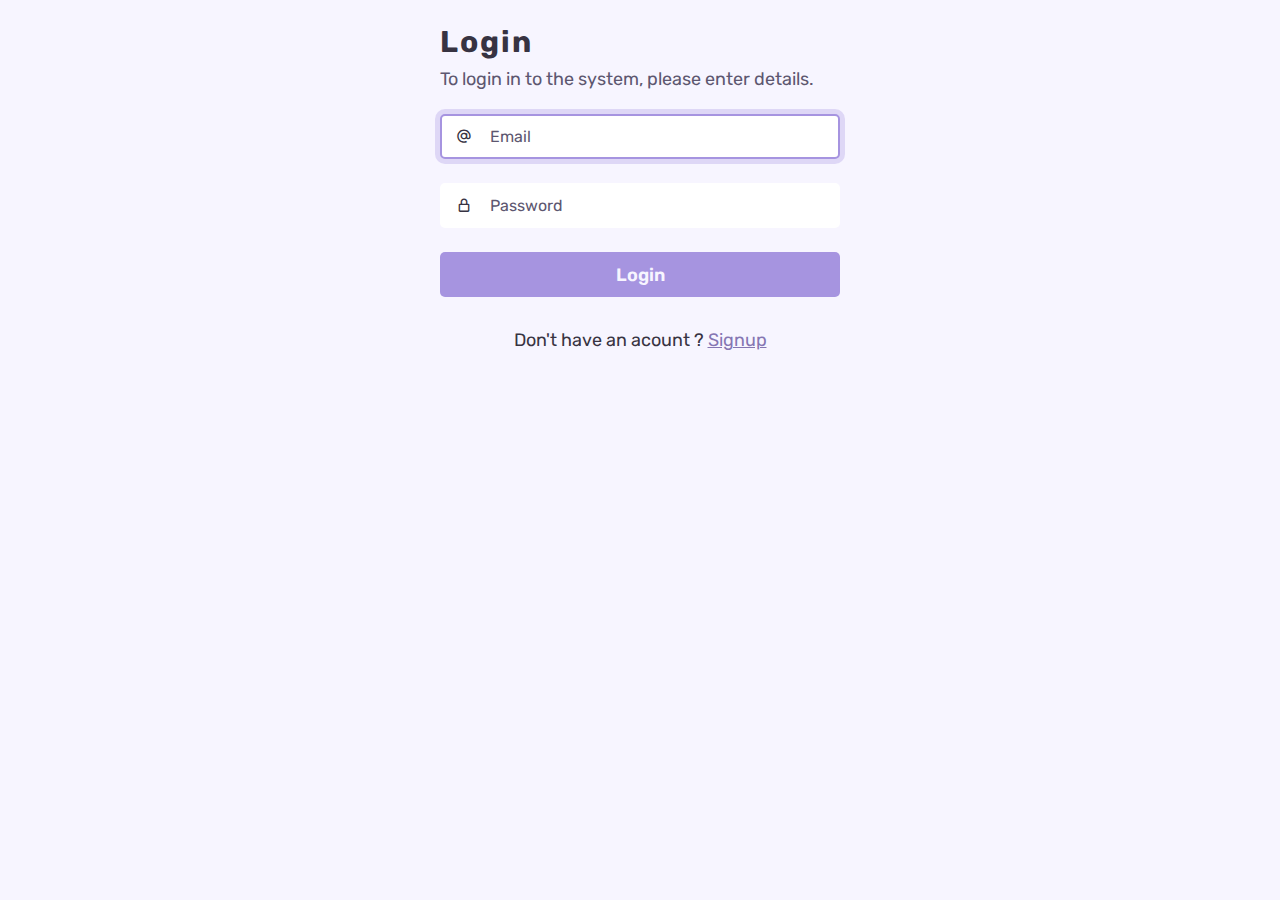
<file: login.html>
<!DOCTYPE html>
<html lang="en">

<head>
  <meta charset="UTF-8">
  <meta name="viewport" content="width=device-width, initial-scale=1.0">
  <title>User Management</title>

  <!--=============== FAVICON ===============-->
  <link rel="shortcut icon" href="images/favicon.png" type="image/x-icon">

  <!--=============== BOXICONS ===============-->
  <link href='https://unpkg.com/boxicons@2.1.4/css/boxicons.min.css' rel='stylesheet'>

  <!--=============== CSS ===============-->
  <link rel="stylesheet" href="css/style.css">
</head>

<body>
  <!--==================== LOGIN ====================-->
  <section class="login section">
    <div class="login-container container">
      <div class="login-data">
        <h2 class="section-title">Login</h2>
        <p class="section-subtitle">To login in to the system, please enter details.</p>
      </div>

      <div class="form grid">
        <!-- email -->
        <div class="input-group">
          <i class='bx bx-at input-icon'></i>
          <input type="email" id="email" class="form-input" name="email" placeholder="Email"
            oninput="isFieldsEmpty(this)" autofocus required>
        </div>
        <!-- password -->
        <div class="input-group">
          <i class='bx bx-lock-alt input-icon'></i>
          <input type="password" id="password" class="form-input" name="password" placeholder="Password"
            oninput="isFieldsEmpty(this)" required>
        </div>
        <!-- login button -->
        <button class="btn form-btn" id="login-btn" onclick="login()">
          Login
        </button>
      </div>

      <div class="link">
        Don't have an acount ? <a href="/signup.html">Signup</a>
      </div>

      <div class="msg-container hide-element" id="error">
        <i class='bx bx-error error-logo'></i>
        <span class="error-text"></span>
      </div>

      <div class=" msg-container hide-element" id="success">
        <i class='bx bx-check-square success-logo'></i>
        <span class="success-text"></span>
      </div>
    </div>
  </section>

  <!--==================== USERS TABLE ====================-->
  <section class="users section hide-element">
    <div class="users-container container">
      <div class="users-data">
        <h2 class="section-title" id="users-title"></h2>
        <p class="section-subtitle" id="users-subtitle"></p>
      </div>

      <div class="table-container">
        <table class="users-table">
          <thead>
            <tr>
              <th>First</th>
              <th>Last</th>
              <th>Email</th>
              <th>Password</th>
            </tr>
          </thead>
          <tbody class="users-details"></tbody>
        </table>
      </div>
    </div>
  </section>

  <!--=============== JS FILE ===============-->
  <script type="module" src="js/login.js"></script>
</body>

</html>
</file>
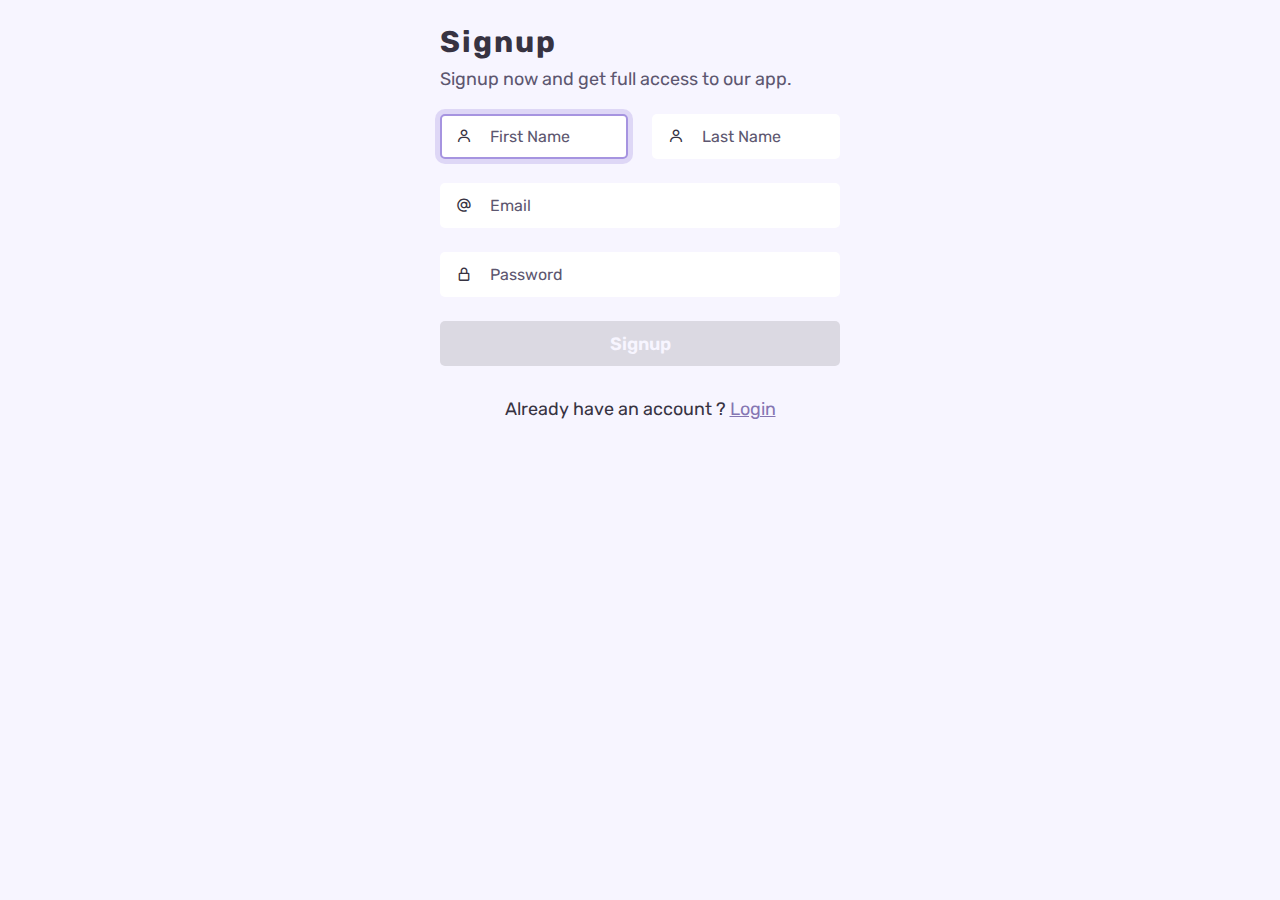
<file: signup.html>
<!DOCTYPE html>
<html lang="en">

<head>
  <meta charset="UTF-8">
  <meta name="viewport" content="width=device-width, initial-scale=1.0">
  <title>User Management</title>

  <!--=============== FAVICON ===============-->
  <link rel="shortcut icon" href="images/favicon.png" type="image/x-icon">

  <!--=============== BOXICONS ===============-->
  <link href='https://unpkg.com/boxicons@2.1.4/css/boxicons.min.css' rel='stylesheet'>

  <!--=============== CSS ===============-->
  <link rel="stylesheet" href="css/style.css">
</head>

<body>
  <!--==================== SIGN UP ====================-->
  <section class="signup section">
    <div class="signup-container container">
      <div class="signup-data">
        <h2 class="section-title">Signup</h2>
        <p class="section-subtitle">
          Signup now and get full access to our app.
        </p>
      </div>

      <div class="form grid">
        <div class="fullname-container grid">
          <!-- first-name -->
          <div class="input-group">
            <i class='bx bx-user input-icon'></i>
            <input type="text" class="form-input" id="first-name" name="name" placeholder="First Name"
              oninput="validateName(this)" autofocus required>
          </div>
          <!-- last name -->
          <div class="input-group">
            <i class='bx bx-user input-icon'></i>
            <input type="text" class="form-input" id="last-name" name="name" placeholder="Last Name"
              oninput="validateName(this)" required>
          </div>
        </div>
        <!-- email -->
        <div class="input-group">
          <i class='bx bx-at input-icon'></i>
          <input type="email" id="email" class="form-input" name="email" placeholder="Email"
            oninput="validateEmail(this)" required>
        </div>
        <!-- password -->
        <div class="input-group">
          <i class='bx bx-lock-alt input-icon'></i>
          <input type="password" id="password" class="form-input" name="password" placeholder="Password"
            oninput="validatePassword(this)" required>
        </div>

        <button class="btn form-btn" onclick="signup()" disabled>
          Signup
        </button>
      </div>

      <div class="link">
        Already have an account ? <a href="/login.html">Login</a>
      </div>

      <div class="msg-container hide-element" id="error">
        <i class='bx bx-error error-logo'></i>
        <span class="error-text"></span>
      </div>

      <div class=" msg-container hide-element" id="success">
        <i class='bx bx-check-square success-logo'></i>
        <span class="success-text"></span>
      </div>
    </div>
  </section>

  <!--=============== JS FILE ===============-->
  <script type="module" src="js/signup.js"></script>
</body>

</html>
</file>
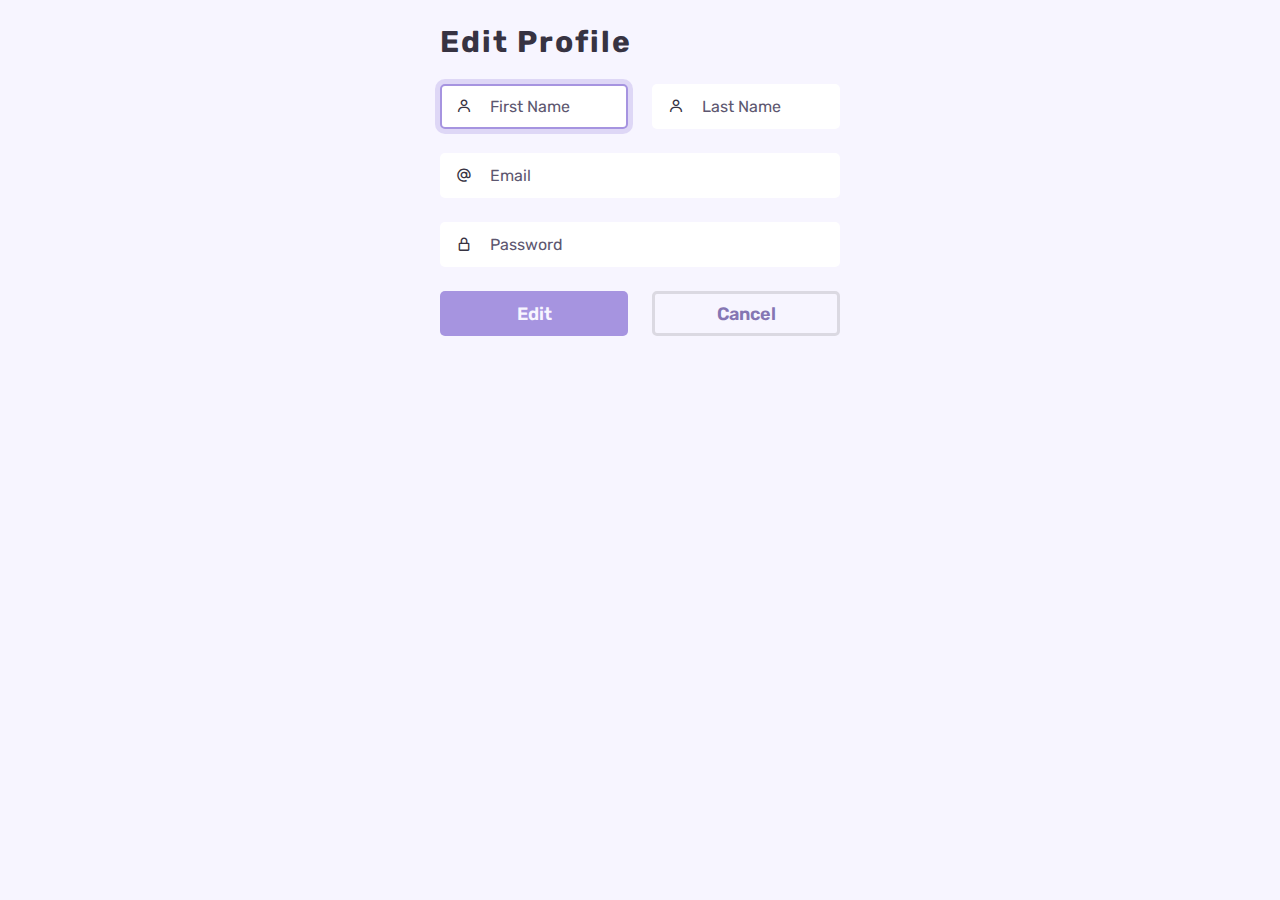
<file: updateProfile.html>
<!DOCTYPE html>
<html lang="en">

<head>
  <meta charset="UTF-8">
  <meta name="viewport" content="width=device-width, initial-scale=1.0">
  <title>User Management</title>

  <!--=============== FAVICON ===============-->
  <link rel="shortcut icon" href="images/favicon.png" type="image/x-icon">

  <!--=============== BOXICONS ===============-->
  <link href='https://unpkg.com/boxicons@2.1.4/css/boxicons.min.css' rel='stylesheet'>

  <!--=============== CSS ===============-->
  <link rel="stylesheet" href="css/style.css">
</head>

<body>
  <!--==================== EDIT PROFILE ====================-->
  <section class="edit section">
    <div class="edit-container container">
      <div class="login-data">
        <h2 class="section-title edit-title">Edit Profile</h2>
      </div>

      <div class="form grid">
        <div class="fullname-container grid">
          <!-- first-name -->
          <div class="input-group">
            <i class='bx bx-user input-icon'></i>
            <input type="text" class="form-input" id="first-name" placeholder="First Name" oninput="validateName(this)"
              autofocus>
          </div>

          <!-- last name -->
          <div class="input-group">
            <i class='bx bx-user input-icon'></i>
            <input type="text" class="form-input" id="last-name" placeholder="Last Name" oninput="validateName(this)">
          </div>
        </div>

        <!-- email -->
        <div class="input-group">
          <i class='bx bx-at input-icon'></i>
          <input type="email" id="email" class="form-input" placeholder="Email" oninput="validateEmail(this)">
        </div>

        <!-- password -->
        <div class="input-group">
          <i class='bx bx-lock-alt input-icon'></i>
          <input type="password" id="password" class="form-input" placeholder="Password"
            oninput="validatePassword(this)">
        </div>

        <!-- permissions -->
        <div class="input-group hide-element" id="permissions-container">
          <select id="permissions" class="form-input">
            <option value="" selected>Choose User Role</option>
            <option value="true">Admin</option>
            <option value="false">User</option>
          </select>
        </div>

        <div class="btns-container grid">
          <button class="btn form-btn" id="edit-btn" onclick="updateProfile()">
            Edit
          </button>
          <a href="/login.html" class="btn form-btn" id="cancel-btn">Cancel</a>
        </div>
      </div>

      <div class="msg-container hide-element" id="error">
        <i class='bx bx-error error-logo'></i>
        <span class="error-text"></span>
      </div>

      <div class=" msg-container hide-element" id="success">
        <i class='bx bx-check-square success-logo'></i>
        <span class="success-text"></span>
      </div>
    </div>
  </section>

  <!--=============== JS FILE ===============-->
  <script type="module" src="js/updateProfile.js"></script>
</body>

</html>
</file>
<file: css/style.css>
/*=============== GOOGLE FONTS ===============*/
@import url('https://fonts.googleapis.com/css2?family=Rubik:wght@300..900&display=swap');

:root {
  /*========== colors ==========*/
  --first-color: #a694e0;
  --first-color-alt: #8576b3;
  --second-color: #FFD803;
  --text-color: #373342;
  --text-color-light: #5d5770;
  --body-color: #f7f5ff;
  --container-color: #dbd9e2;
  --error-color: #ff0022;
  --success-color: #25D366;
  /*========== font & typography ==========*/
  --body-font: "Rubik", sans-serif;
  --h1-font-size: 2.4rem;
  --h2-font-size: 2rem;
  --normal-font-size: 1.6rem;
  --small-font-size: 1.4rem;
  /*========== font weight ==========*/
  --font-regular: 400;
  --font-medium: 500;
  --font-semi-bold: 600;
}

/*=============== BASE ===============*/
*,
*::before,
*::after {
  box-sizing: border-box;
  padding: 0;
  margin: 0;
}

html {
  font-size: 62.5%;
}

body,
input,
select,
button {
  font-family: var(--body-font);
  font-size: var(--normal-font-size);
  font-weight: var(--normal-font-size);
}

body {
  color: var(--text-color);
  background-color: var(--body-color);
}

input,
select,
button {
  outline: none;
  border: none;
}

a {
  text-decoration: none;
  display: inline-block;
}

/*=============== REUSABLE CSS CLASSES ===============*/
.container {
  max-width: 1024px;
  margin: 0 2.4rem;
}

.section {
  padding: 4.8rem 0 2.4rem;
}

.section-title {
  font-size: var(--h1-font-size);
  margin-bottom: .8rem;
  letter-spacing: .2rem;
  text-transform: capitalize;
}

.section-subtitle {
  color: var(--text-color-light);
  margin-bottom: 2.4rem;
}

.grid {
  display: grid;
  gap: 2.4rem;
}

/*=============== SIGN UP & LOGIN ===============*/
.signup-container,
.login-container,
.edit-container {
  max-width: 400px;
}

.fullname-container {
  grid-template-columns: repeat(2, 1fr);
}

.input-group {
  position: relative;
}

.form-input {
  width: 100%;
  height: 45px;
  border-radius: 0.5rem;
  border: 2px solid transparent;
  padding-left: 4.8rem;
  font-size: var(--small-font-size);
  transition: all .5s ease;
}

.form-input::placeholder {
  color: var(--text-color-light);
}

.form-input:hover,
.form-input:focus {
  border-color: var(--first-color);
  box-shadow: 0 0 0 5px rgb(165 147 224 / 30%);
}

.input-icon {
  position: absolute;
  left: 1.6rem;
  top: 1.4rem;
  font-size: 1.6rem;
}

.form-btn {
  width: 100%;
  height: 45px;
  border-radius: 0.5rem;
  font-weight: var(--font-semi-bold);
  background-color: var(--first-color);
  color: var(--body-color);
  margin-bottom: 3.2rem;
  cursor: pointer;
  transition: all .5s ease;
}

.form-btn:hover,
.form-btn:active {
  background-color: var(--first-color-alt);
}

.form-btn:disabled {
  background-color: var(--container-color);
  cursor: not-allowed;
}

.link {
  text-align: center;
}

.link a {
  color: var(--first-color-alt);
  text-decoration: underline;
}

.link a:hover,
.link a:active {
  text-decoration: none;
}

/*=============== USERS TABLE ===============*/
.table-container {
  overflow-x: auto;
}

.users-table {
  border-collapse: collapse;
  width: 100%;
}

th, td {
  text-align: left;
  padding: .8rem;
}

.users-table thead th {
  color: var(--text-color);
  font-weight: var(--font-medium);
}

.users-details td:nth-child(1),
.users-details td:nth-child(2) {
  text-transform: capitalize;
}

.users-details td {
  color: var(--text-color-light);
}

.users-btn {
  background-color: transparent;
  transform: scale(1.2);
  color: var(--text-color);
  cursor: pointer;
  transition: all .2s linear;
}

.users-btn:hover,
.users-btn:active {
  transform: scale(1.5);
}

.delete-btn {
  color: var(--error-color);
}

.edit-btn {
  color: var(--first-color-alt);
}

.logout-btn {
  color: #645986;
}

.admin {
  background-color: rgb(165 147 224 / 15%);
}

/*=============== EDIT PROFILE ===============*/
.edit-title {
  margin-bottom: 2.4rem;
}

.btns-container {
  grid-template-columns: repeat(2, 1fr);
}

#cancel-btn {
  background-color: transparent;
  border: 3px solid var(--container-color);
  color: var(--first-color-alt);
  display: flex;
  align-items: center;
  justify-content: center;
  transition: all .5s linear;
}

#cancel-btn:hover,
#cancel-btn:active {
  background-color: var(--container-color);
}

/*=============== USER MSG ===============*/
.msg-container {
  display: flex;
  align-items: center;
  justify-content: center;
  font-size: var(--small-font-size);
  margin-block: 2.4rem;
  gap: .8rem;
}

.msg-container i {
  font-size: 1.8rem;
}

#error {
  color: var(--error-color);
}

.error-border,
.error-border:hover,
.error-border:focus {
  border-color: var(--error-color);
  box-shadow: 0 0 0 5px rgb(230 45 45 / 30%);
}

#success {
  color: #25D366;
}

.hide-element {
  display: none;
}

/*=============== BREAKPOINTS ===============*/
@media only screen and (min-width: 540px) {

  .signup-container,
  .login-container,
  .edit-container {
    margin: 0 auto;
  }
}

@media only screen and (min-width: 720px) {
  .section {
    padding: 2.4rem 0 4.8rem;
  }
}

@media only screen and (min-width: 1140px) {
  .container {
    margin: 0 auto;
  }
}

/*=============== RESPONSIVE TYPOGRAPHY ===============*/
@media screen and (min-width: 1024px) {
  :root {
    --h1-font-size: 3rem;
    --h2-font-size: 2.4rem;
    --normal-font-size: 1.8rem;
    --small-font-size: 1.6rem;
  }
}
</file>
